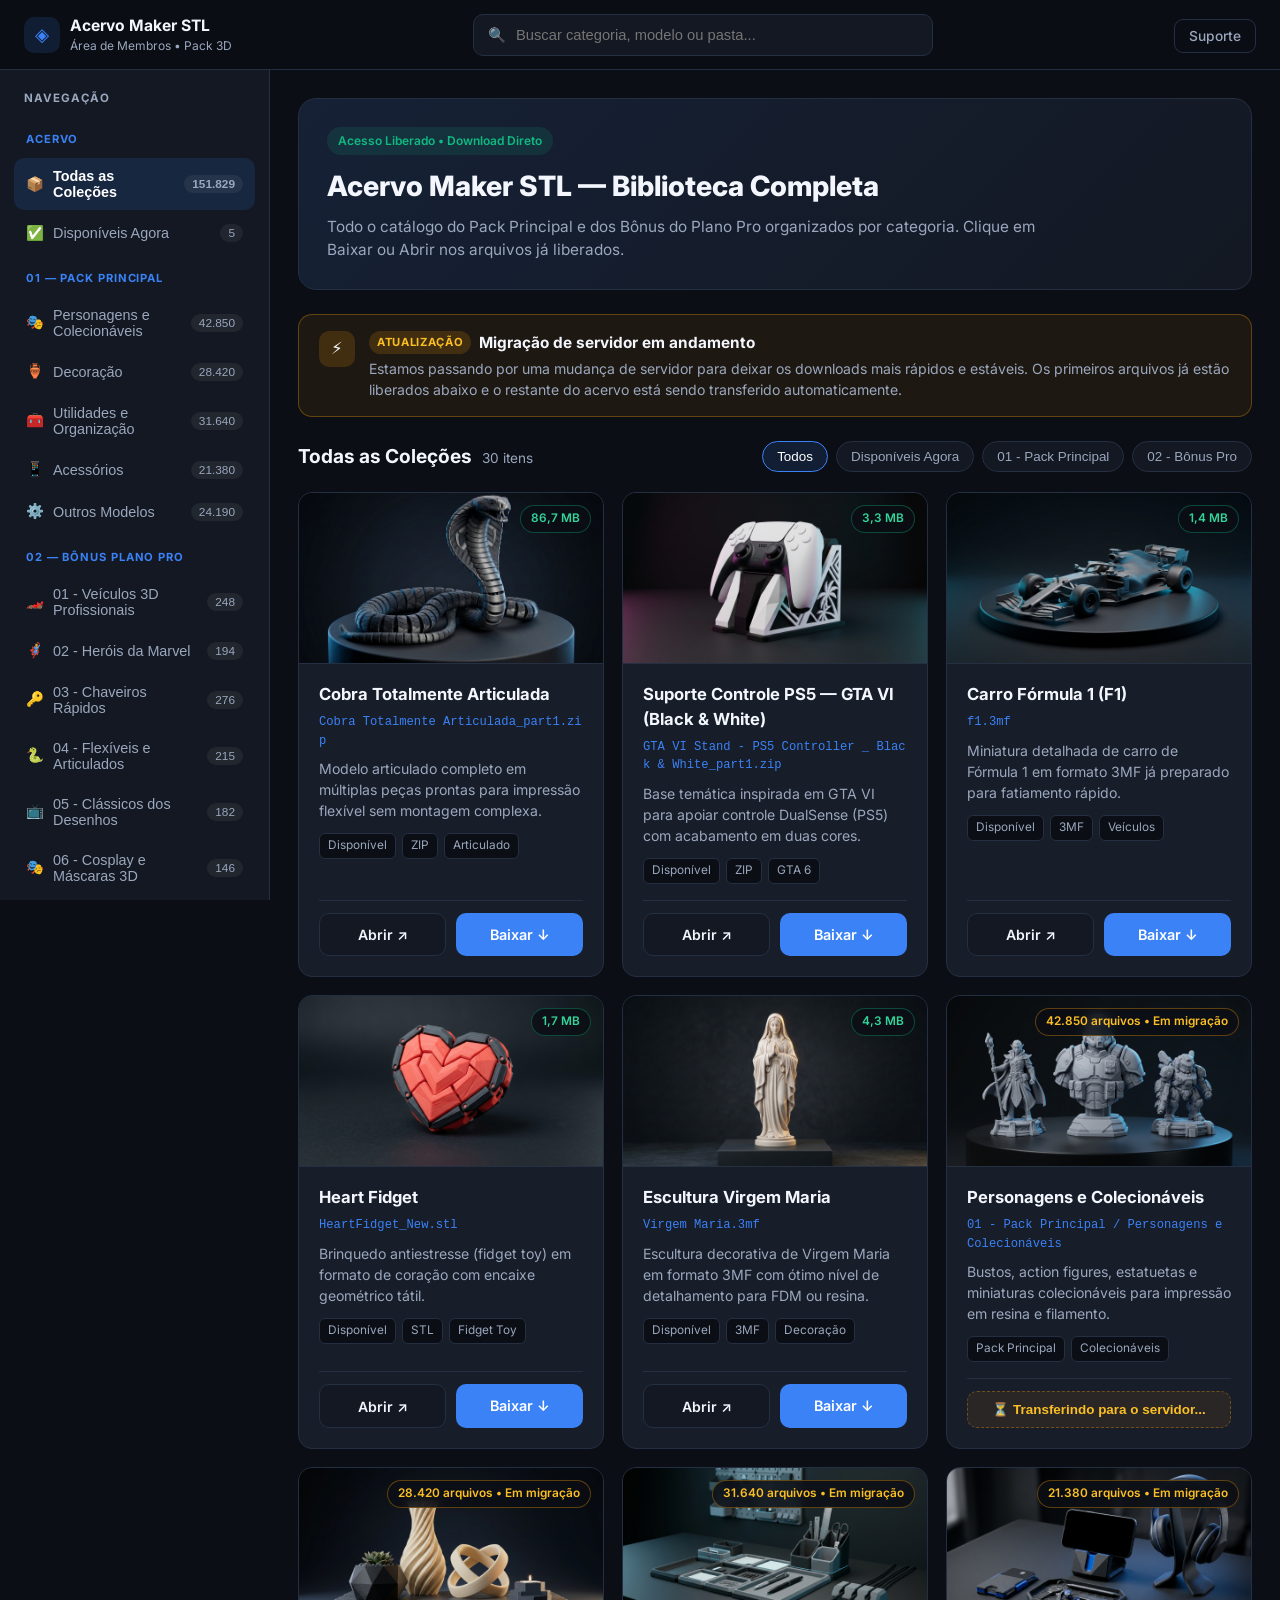
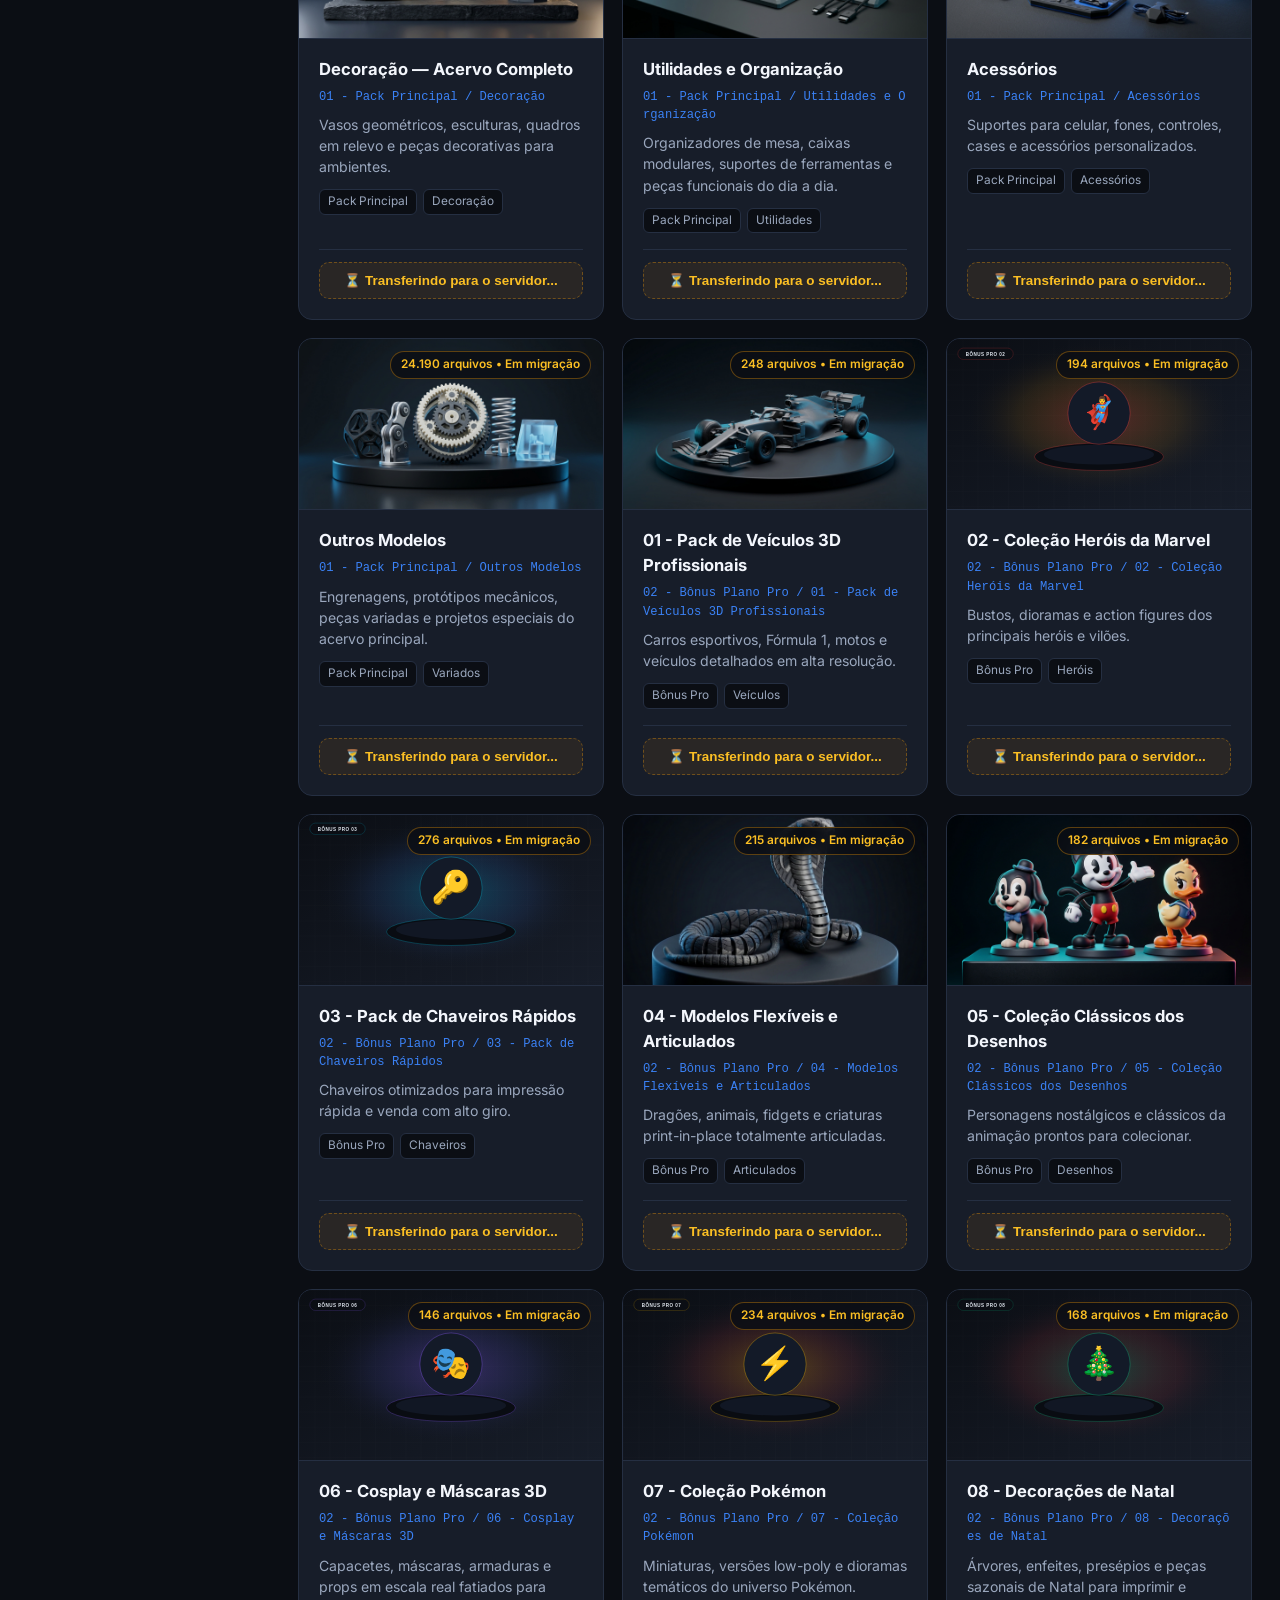
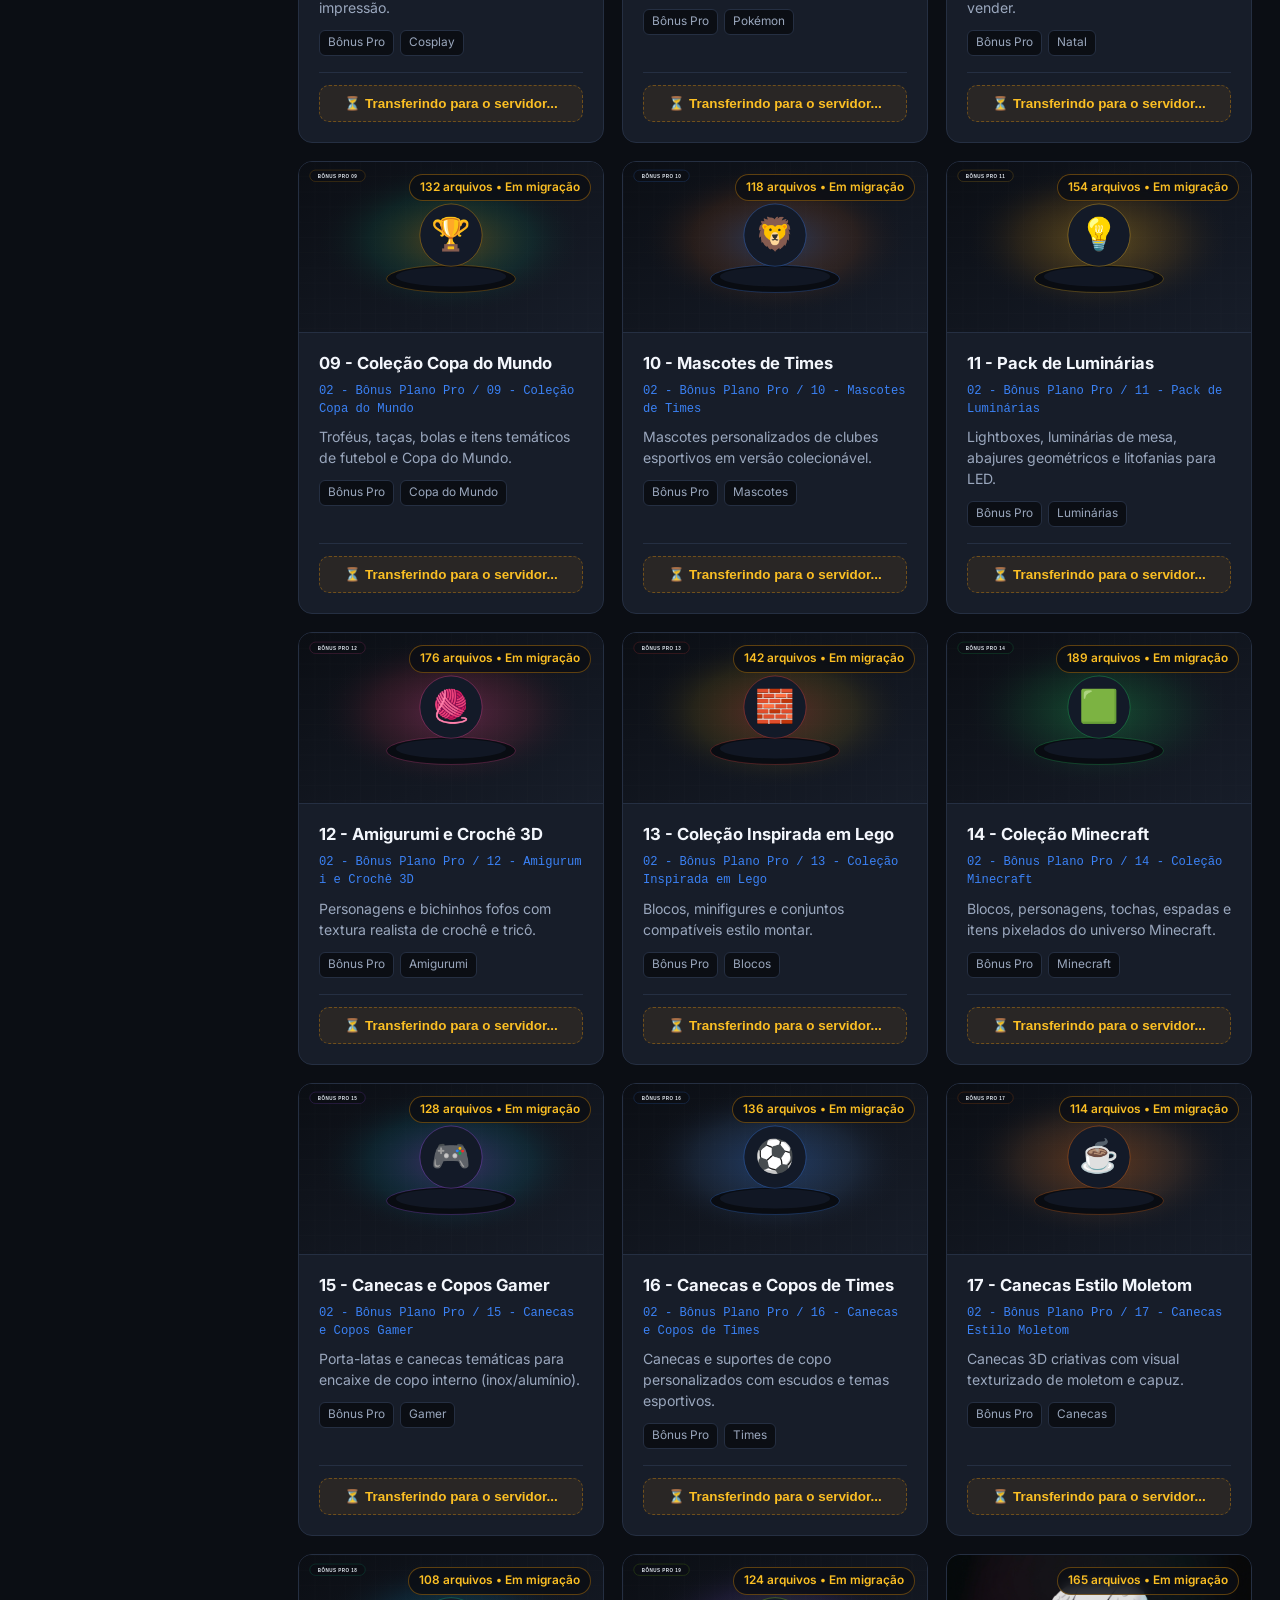
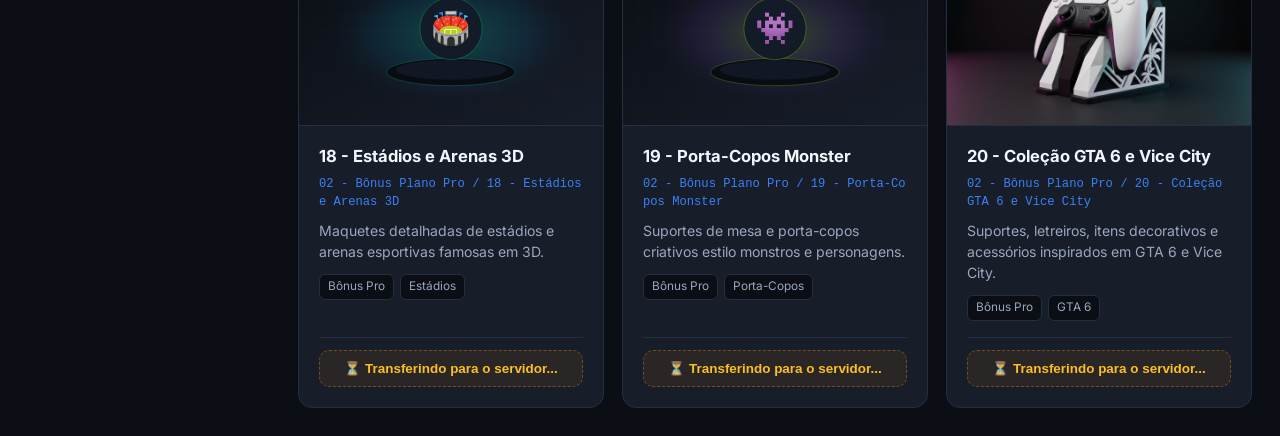
<file: stl-comunity/stel-comunity/stl-comunity/index.html>
<!DOCTYPE html>
<html lang="pt-BR">
<head>
  <meta charset="UTF-8" />
  <meta name="viewport" content="width=device-width, initial-scale=1.0" />
  <title>STL Community — Área de Membros</title>
  <link rel="preconnect" href="https://fonts.googleapis.com" />
  <link rel="preconnect" href="https://fonts.gstatic.com" crossorigin />
  <link href="https://fonts.googleapis.com/css2?family=Inter:wght@400;500;600;700;800&display=swap" rel="stylesheet" />
  <link rel="stylesheet" href="styles.css" />
</head>
<body>
  <!-- Tela de Acesso Opcional (ativada/desativada em data/catalog.js) -->
  <div id="auth-gate" class="auth-gate hidden" aria-hidden="true">
    <div class="auth-card">
      <div class="brand-badge">STL COMMUNITY</div>
      <h1>Área de Membros</h1>
      <p>Digite o código de acesso enviado no seu e-mail para liberar os arquivos.</p>
      <form id="auth-form">
        <input
          type="password"
          id="auth-code"
          placeholder="Código de acesso"
          autocomplete="off"
          required
        />
        <button type="submit" class="btn-primary">Entrar na Área de Membros</button>
      </form>
      <p id="auth-error" class="auth-error hidden">Código inválido. Verifique seu e-mail e tente novamente.</p>
    </div>
  </div>

  <!-- Aplicação Principal -->
  <div id="app-shell" class="app-shell">
    <!-- Topbar -->
    <header class="topbar">
      <div class="topbar-left">
        <button id="menu-toggle" class="icon-btn mobile-only" aria-label="Abrir categorias">
          ☰
        </button>
        <div class="brand">
          <span class="brand-icon">◈</span>
          <div>
            <strong id="site-title">STL Community</strong>
            <small id="site-subtitle">Biblioteca de Arquivos 3D</small>
          </div>
        </div>
      </div>

      <div class="search-box">
        <span class="search-icon">🔍</span>
        <input
          type="search"
          id="search-input"
          placeholder="Buscar categoria, modelo ou pasta..."
          aria-label="Buscar arquivos STL"
        />
      </div>

      <div class="topbar-actions">
        <a id="support-link" href="#" target="_blank" rel="noopener noreferrer" class="btn-ghost">
          Suporte
        </a>
      </div>
    </header>

    <div class="layout">
      <!-- Sidebar de Categorias -->
      <aside id="sidebar" class="sidebar">
        <div class="sidebar-section">
          <p class="sidebar-label">Navegação</p>
          <nav id="category-nav" class="category-nav"></nav>
        </div>

        <div class="sidebar-footer">
          <div class="stats-box">
            <span id="total-modules">0</span>
            <small>arquivos STL no acervo</small>
          </div>
        </div>
      </aside>

      <!-- Conteúdo Principal -->
      <main class="main-content">
        <!-- Banner de Boas-Vindas -->
        <section class="hero-banner">
          <div>
            <span class="hero-pill">Acesso Liberado • Download Direto</span>
            <h1 id="hero-title">Seu Pack Completo de Arquivos STL</h1>
            <p id="hero-description">
              Escolha uma categoria abaixo e clique em Baixar ou Abrir em qualquer modelo.
            </p>
          </div>
        </section>

        <!-- Aviso de Migração / Servidor -->
        <section id="server-notice" class="notice-banner hidden" role="status">
          <div class="notice-icon" aria-hidden="true">⚡</div>
          <div class="notice-content">
            <div class="notice-header">
              <span id="notice-badge" class="notice-badge">Atualização</span>
              <strong id="notice-title">Migração de servidor em andamento</strong>
            </div>
            <p id="notice-message"></p>
          </div>
        </section>

        <!-- Barra de Status / Filtros -->
        <section class="toolbar">
          <div class="toolbar-info">
            <h2 id="active-category-title">Todas as Categorias</h2>
            <span id="results-count" class="results-count">0 itens</span>
          </div>
          <div class="filter-pills" id="type-filters">
            <button class="pill active" data-section="all">Todos</button>
            <button class="pill" data-section="available">Disponíveis Agora</button>
            <button class="pill" data-section="principal">01 - Pack Principal</button>
            <button class="pill" data-section="bonus">02 - Bônus Pro</button>
          </div>
        </section>

        <!-- Grid de Módulos -->
        <section id="modules-grid" class="modules-grid" aria-live="polite"></section>

        <!-- Estado Vazio -->
        <section id="empty-state" class="empty-state hidden">
          <h3>Nenhum módulo encontrado</h3>
          <p>Tente buscar por outro termo ou limpar os filtros selecionados.</p>
          <button id="reset-filters" class="btn-primary">Mostrar tudo</button>
        </section>
      </main>
    </div>
  </div>

  <script src="data/catalog.js"></script>
  <script src="app.js"></script>
</body>
</html>
</file>
<file: stl-comunity/stel-comunity/stl-comunity/styles.css>
:root {
  --bg: #0b0e14;
  --bg-elevated: #131822;
  --bg-card: #171d29;
  --bg-card-hover: #1e2636;
  --border: #252f42;
  --text: #f3f6fc;
  --text-muted: #9aa7bd;
  --accent: #3b82f6;
  --accent-hover: #2563eb;
  --accent-soft: rgba(59, 130, 246, 0.14);
  --success: #10b981;
  --radius: 14px;
  --sidebar-width: 270px;
}

* {
  box-sizing: border-box;
  margin: 0;
  padding: 0;
}

body {
  font-family: "Inter", system-ui, -apple-system, sans-serif;
  background: var(--bg);
  color: var(--text);
  line-height: 1.5;
  min-height: 100vh;
}

a {
  color: inherit;
  text-decoration: none;
}

.hidden {
  display: none !important;
}

/* Auth Gate */
.auth-gate {
  position: fixed;
  inset: 0;
  z-index: 100;
  display: grid;
  place-items: center;
  padding: 20px;
  background: radial-gradient(circle at top, #182235, var(--bg) 65%);
}

.auth-card {
  width: 100%;
  max-width: 420px;
  background: var(--bg-elevated);
  border: 1px solid var(--border);
  border-radius: 18px;
  padding: 32px;
  text-align: center;
  box-shadow: 0 24px 60px rgba(0, 0, 0, 0.45);
}

.brand-badge {
  display: inline-block;
  font-size: 0.72rem;
  font-weight: 700;
  letter-spacing: 0.1em;
  color: var(--accent);
  background: var(--accent-soft);
  padding: 6px 12px;
  border-radius: 999px;
  margin-bottom: 14px;
}

.auth-card h1 {
  font-size: 1.5rem;
  margin-bottom: 8px;
}

.auth-card p {
  color: var(--text-muted);
  font-size: 0.92rem;
  margin-bottom: 20px;
}

.auth-card form {
  display: flex;
  flex-direction: column;
  gap: 12px;
}

.auth-card input {
  width: 100%;
  padding: 12px 14px;
  border-radius: 10px;
  border: 1px solid var(--border);
  background: var(--bg);
  color: var(--text);
  font-size: 0.95rem;
}

.auth-error {
  margin-top: 12px !important;
  margin-bottom: 0 !important;
  color: #f87171 !important;
  font-size: 0.85rem !important;
}

/* Topbar */
.topbar {
  position: sticky;
  top: 0;
  z-index: 30;
  height: 70px;
  display: flex;
  align-items: center;
  justify-content: space-between;
  gap: 16px;
  padding: 0 24px;
  background: rgba(11, 14, 20, 0.9);
  backdrop-filter: blur(12px);
  border-bottom: 1px solid var(--border);
}

.topbar-left {
  display: flex;
  align-items: center;
  gap: 12px;
}

.brand {
  display: flex;
  align-items: center;
  gap: 10px;
}

.brand-icon {
  width: 36px;
  height: 36px;
  border-radius: 10px;
  display: grid;
  place-items: center;
  background: var(--accent-soft);
  color: var(--accent);
  font-size: 1.15rem;
  font-weight: 800;
}

.brand strong {
  display: block;
  font-size: 0.98rem;
}

.brand small {
  display: block;
  font-size: 0.75rem;
  color: var(--text-muted);
}

.search-box {
  flex: 1;
  max-width: 460px;
  display: flex;
  align-items: center;
  gap: 10px;
  background: var(--bg-elevated);
  border: 1px solid var(--border);
  border-radius: 10px;
  padding: 0 14px;
}

.search-box input {
  width: 100%;
  height: 40px;
  border: none;
  outline: none;
  background: transparent;
  color: var(--text);
  font-size: 0.92rem;
}

.search-icon {
  font-size: 0.9rem;
  opacity: 0.7;
}

/* Buttons */
.btn-primary {
  display: inline-flex;
  align-items: center;
  justify-content: center;
  gap: 8px;
  padding: 11px 16px;
  border: none;
  border-radius: 10px;
  background: var(--accent);
  color: #fff;
  font-weight: 600;
  font-size: 0.9rem;
  cursor: pointer;
  transition: background 0.2s ease, transform 0.15s ease;
}

.btn-primary:hover {
  background: var(--accent-hover);
}

.btn-ghost {
  padding: 8px 14px;
  border-radius: 9px;
  border: 1px solid var(--border);
  font-size: 0.86rem;
  font-weight: 500;
  color: var(--text-muted);
  transition: all 0.2s ease;
}

.btn-ghost:hover {
  color: var(--text);
  border-color: #3a4863;
}

.icon-btn {
  background: var(--bg-elevated);
  border: 1px solid var(--border);
  color: var(--text);
  width: 38px;
  height: 38px;
  border-radius: 9px;
  cursor: pointer;
  font-size: 1.1rem;
}

.mobile-only {
  display: none;
}

/* Layout */
.layout {
  display: grid;
  grid-template-columns: var(--sidebar-width) 1fr;
  min-height: calc(100vh - 70px);
}

.sidebar {
  border-right: 1px solid var(--border);
  background: var(--bg-elevated);
  padding: 20px 14px;
  display: flex;
  flex-direction: column;
  justify-content: space-between;
  gap: 20px;
}

.sidebar-label {
  font-size: 0.72rem;
  font-weight: 700;
  text-transform: uppercase;
  letter-spacing: 0.08em;
  color: var(--text-muted);
  padding: 0 10px 10px;
}

.sidebar-group-title {
  font-size: 0.7rem;
  font-weight: 700;
  text-transform: uppercase;
  letter-spacing: 0.08em;
  color: var(--accent);
  padding: 14px 12px 6px;
}

.sidebar {
  max-height: calc(100vh - 70px);
  overflow-y: auto;
}

.category-nav {
  display: flex;
  flex-direction: column;
  gap: 4px;
}

.cat-btn {
  width: 100%;
  display: flex;
  align-items: center;
  justify-content: space-between;
  gap: 10px;
  padding: 10px 12px;
  border: none;
  border-radius: 10px;
  background: transparent;
  color: var(--text-muted);
  font-size: 0.9rem;
  font-weight: 500;
  cursor: pointer;
  text-align: left;
  transition: all 0.18s ease;
}

.cat-btn:hover {
  background: rgba(255, 255, 255, 0.04);
  color: var(--text);
}

.cat-btn.active {
  background: var(--accent-soft);
  color: #fff;
  font-weight: 600;
}

.cat-btn-left {
  display: flex;
  align-items: center;
  gap: 9px;
}

.cat-count {
  font-size: 0.74rem;
  padding: 2px 8px;
  border-radius: 999px;
  background: rgba(255, 255, 255, 0.06);
  color: var(--text-muted);
  white-space: nowrap;
  flex-shrink: 0;
}

.sidebar-footer {
  padding-top: 14px;
  border-top: 1px solid var(--border);
}

.stats-box {
  background: var(--bg-card);
  border: 1px solid var(--border);
  border-radius: 12px;
  padding: 14px;
  text-align: center;
}

.stats-box span {
  display: block;
  font-size: 1.4rem;
  font-weight: 800;
  color: var(--accent);
}

.stats-box small {
  color: var(--text-muted);
  font-size: 0.8rem;
}

/* Main Content */
.main-content {
  padding: 28px;
  max-width: 1320px;
  width: 100%;
  margin: 0 auto;
}

.hero-banner {
  background: linear-gradient(135deg, #162136 0%, #131822 100%);
  border: 1px solid var(--border);
  border-radius: 18px;
  padding: 28px;
  margin-bottom: 24px;
}

.hero-pill {
  display: inline-block;
  font-size: 0.75rem;
  font-weight: 600;
  color: var(--success);
  background: rgba(16, 185, 129, 0.12);
  padding: 5px 11px;
  border-radius: 999px;
  margin-bottom: 10px;
}

.hero-banner h1 {
  font-size: 1.75rem;
  font-weight: 800;
  margin-bottom: 8px;
}

.hero-banner p {
  color: var(--text-muted);
  max-width: 720px;
  font-size: 0.96rem;
}

.notice-banner {
  display: flex;
  align-items: flex-start;
  gap: 14px;
  background: rgba(245, 158, 11, 0.08);
  border: 1px solid rgba(245, 158, 11, 0.32);
  border-radius: 14px;
  padding: 16px 20px;
  margin-bottom: 24px;
}

.notice-icon {
  width: 36px;
  height: 36px;
  flex-shrink: 0;
  border-radius: 10px;
  display: grid;
  place-items: center;
  background: rgba(245, 158, 11, 0.16);
  font-size: 1.05rem;
}

.notice-header {
  display: flex;
  flex-wrap: wrap;
  align-items: center;
  gap: 8px;
  margin-bottom: 4px;
}

.notice-badge {
  font-size: 0.7rem;
  font-weight: 700;
  text-transform: uppercase;
  letter-spacing: 0.06em;
  color: #fbbf24;
  background: rgba(245, 158, 11, 0.16);
  padding: 3px 8px;
  border-radius: 999px;
}

.notice-header strong {
  font-size: 0.96rem;
  color: var(--text);
}

.notice-content p {
  font-size: 0.88rem;
  color: var(--text-muted);
}

.toolbar {
  display: flex;
  flex-wrap: wrap;
  align-items: center;
  justify-content: space-between;
  gap: 14px;
  margin-bottom: 20px;
}

.toolbar-info {
  display: flex;
  align-items: baseline;
  gap: 10px;
}

.toolbar-info h2 {
  font-size: 1.2rem;
}

.results-count {
  font-size: 0.85rem;
  color: var(--text-muted);
}

.filter-pills {
  display: flex;
  flex-wrap: wrap;
  gap: 8px;
}

.pill {
  padding: 7px 14px;
  border-radius: 999px;
  border: 1px solid var(--border);
  background: var(--bg-elevated);
  color: var(--text-muted);
  font-size: 0.84rem;
  font-weight: 500;
  cursor: pointer;
  transition: all 0.18s ease;
}

.pill.active,
.pill:hover {
  border-color: var(--accent);
  color: #fff;
  background: var(--accent-soft);
}

/* Grid */
.modules-grid {
  display: grid;
  grid-template-columns: repeat(auto-fill, minmax(280px, 1fr));
  gap: 18px;
}

.module-card {
  background: var(--bg-card);
  border: 1px solid var(--border);
  border-radius: var(--radius);
  overflow: hidden;
  display: flex;
  flex-direction: column;
  justify-content: space-between;
  transition: transform 0.18s ease, border-color 0.18s ease, background 0.18s ease;
}

.module-card:hover {
  transform: translateY(-2px);
  border-color: #3a4a68;
  background: var(--bg-card-hover);
}

.card-cover {
  position: relative;
  width: 100%;
  aspect-ratio: 16 / 9;
  background: #0f141e;
  overflow: hidden;
  border-bottom: 1px solid var(--border);
}

.card-cover img {
  width: 100%;
  height: 100%;
  object-fit: cover;
  display: block;
  transition: transform 0.3s ease;
}

.module-card:hover .card-cover img {
  transform: scale(1.03);
}

.card-badge-overlay {
  position: absolute;
  top: 12px;
  right: 12px;
  font-size: 0.74rem;
  font-weight: 600;
  padding: 4px 10px;
  border-radius: 999px;
  background: rgba(11, 14, 20, 0.82);
  backdrop-filter: blur(6px);
  border: 1px solid rgba(255, 255, 255, 0.12);
  color: var(--text);
}

.card-content {
  padding: 18px 20px 20px;
  display: flex;
  flex-direction: column;
  justify-content: space-between;
  gap: 16px;
  flex: 1;
}

.card-body h3 {
  font-size: 1.04rem;
  margin-bottom: 6px;
}

.card-filename {
  font-size: 0.76rem;
  color: var(--accent);
  font-family: ui-monospace, SFMono-Regular, Menlo, Consolas, monospace;
  margin-bottom: 8px;
  word-break: break-all;
}

.card-body p {
  color: var(--text-muted);
  font-size: 0.88rem;
}

.card-meta {
  display: flex;
  flex-wrap: wrap;
  gap: 6px;
  margin-top: 12px;
}

.tag {
  font-size: 0.74rem;
  color: var(--text-muted);
  background: var(--bg);
  border: 1px solid var(--border);
  padding: 3px 8px;
  border-radius: 6px;
}

.card-footer {
  display: grid;
  grid-template-columns: 1fr 1fr;
  gap: 10px;
  padding-top: 12px;
  border-top: 1px solid var(--border);
}

.btn-secondary {
  display: inline-flex;
  align-items: center;
  justify-content: center;
  gap: 6px;
  padding: 10px 14px;
  border-radius: 10px;
  border: 1px solid var(--border);
  background: var(--bg-elevated);
  color: var(--text);
  font-weight: 600;
  font-size: 0.88rem;
  cursor: pointer;
  transition: all 0.18s ease;
}

.btn-secondary:hover {
  border-color: #475878;
  background: #1c2434;
}

.card-badge-migrating {
  color: #fbbf24;
  border-color: rgba(245, 158, 11, 0.35);
}

.card-badge-available {
  color: #34d399;
  border-color: rgba(16, 185, 129, 0.35);
}

.card-footer-single {
  grid-template-columns: 1fr;
}

.btn-migrating {
  width: 100%;
  padding: 10px 14px;
  border-radius: 10px;
  border: 1px dashed rgba(245, 158, 11, 0.35);
  background: rgba(245, 158, 11, 0.08);
  color: #fbbf24;
  font-size: 0.84rem;
  font-weight: 600;
  text-align: center;
  cursor: not-allowed;
}

.empty-state {
  text-align: center;
  padding: 56px 20px;
  background: var(--bg-elevated);
  border: 1px dashed var(--border);
  border-radius: 16px;
}

.empty-state p {
  color: var(--text-muted);
  margin: 8px 0 18px;
}

@media (max-width: 900px) {
  .mobile-only {
    display: inline-grid;
    place-items: center;
  }

  .layout {
    grid-template-columns: 1fr;
  }

  .sidebar {
    position: fixed;
    top: 70px;
    left: 0;
    bottom: 0;
    width: 270px;
    z-index: 40;
    transform: translateX(-100%);
    transition: transform 0.22s ease;
  }

  .sidebar.open {
    transform: translateX(0);
  }

  .main-content {
    padding: 18px;
  }
}
</file>
